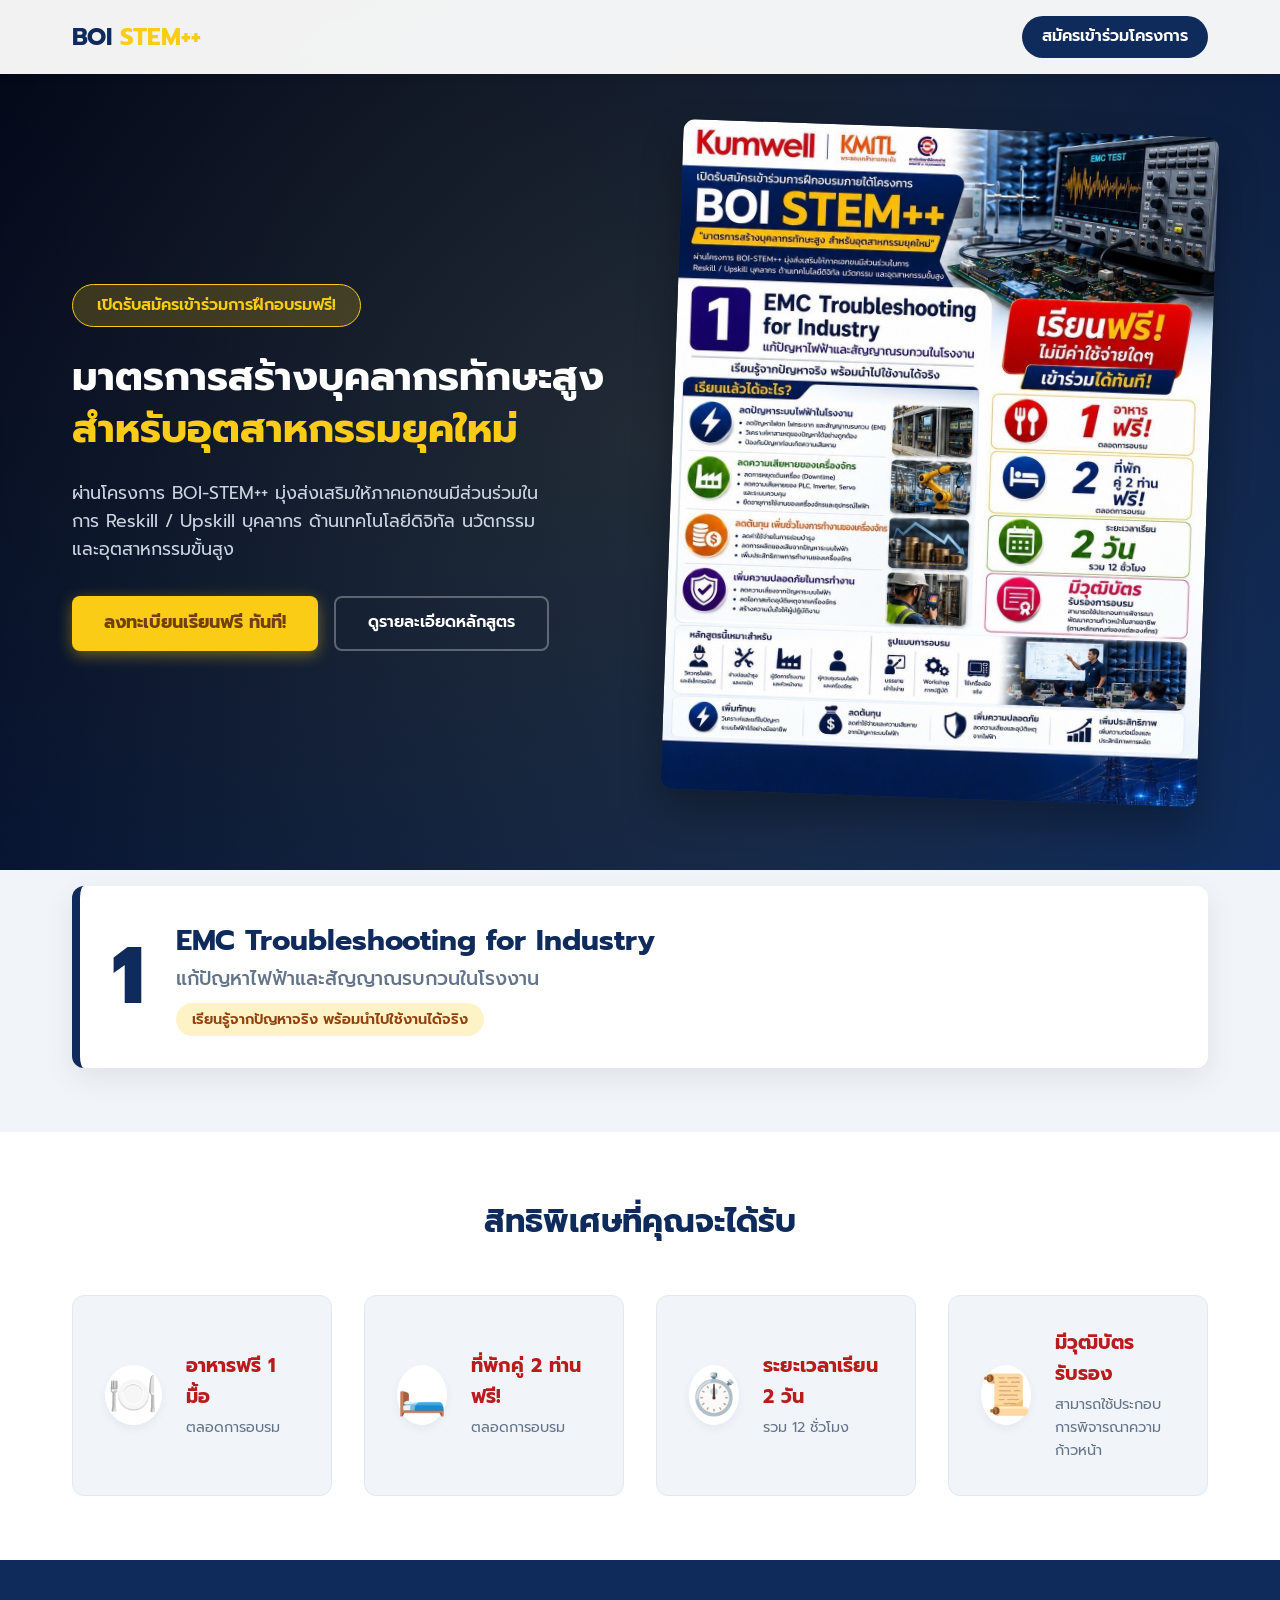
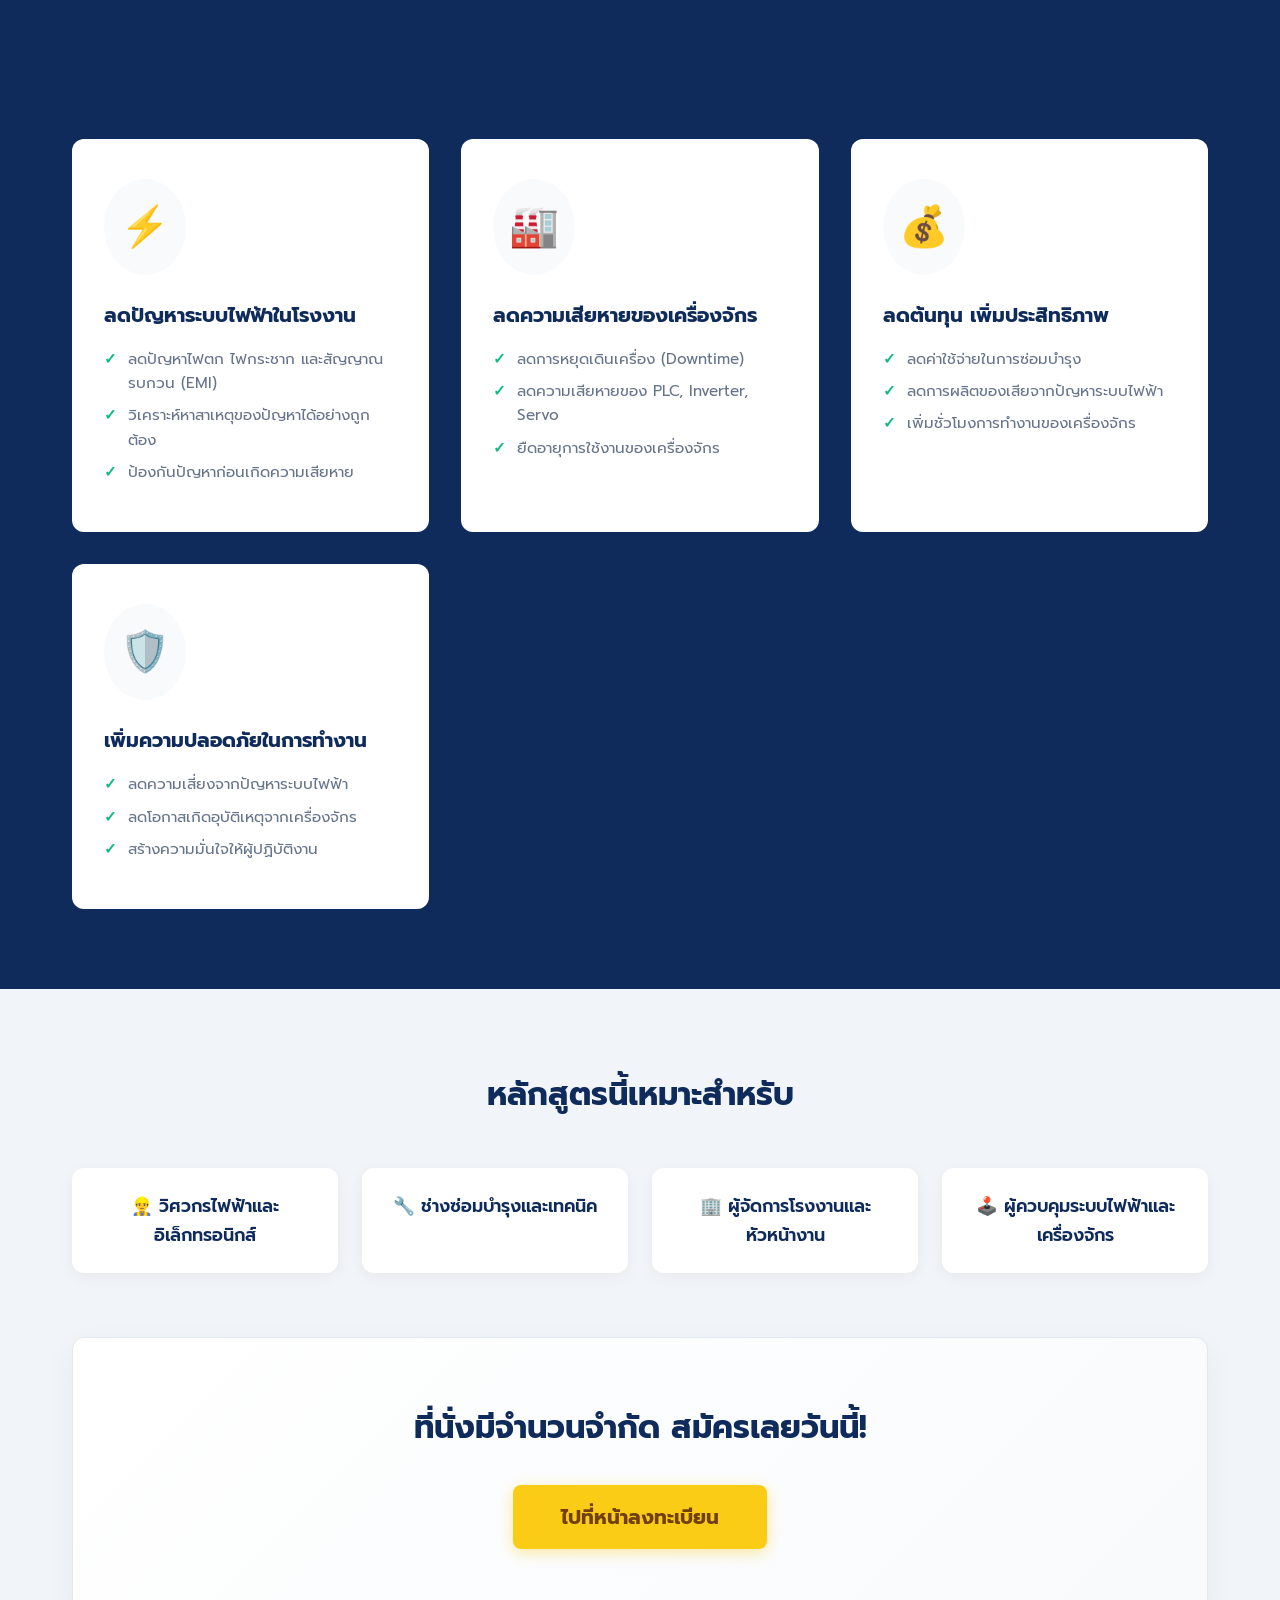
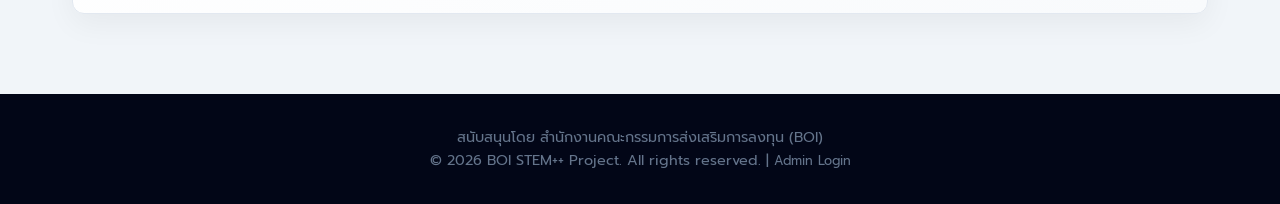
<file: registration_app/index.html>
<!DOCTYPE html>
<html lang="th">
<head>
    <meta charset="UTF-8">
    <meta name="viewport" content="width=device-width, initial-scale=1.0">
    <title>BOI STEM++ โครงการฝึกอบรมบุคลากรทักษะสูง</title>
    <link href="https://fonts.googleapis.com/css2?family=Prompt:wght@300;400;500;600;700&display=swap" rel="stylesheet">
    <link rel="stylesheet" href="home.css">
</head>
<body>
    <!-- Navbar -->
    <nav class="navbar">
        <div class="nav-container">
            <div class="logo">BOI <span>STEM++</span></div>
            <a href="register.html" class="nav-cta">สมัครเข้าร่วมโครงการ</a>
        </div>
    </nav>

    <!-- Hero Section -->
    <header class="hero">
        <div class="hero-container">
            <div class="hero-content">
                <div class="badge">เปิดรับสมัครเข้าร่วมการฝึกอบรมฟรี!</div>
                <h1>มาตรการสร้างบุคลากรทักษะสูง<br><span>สำหรับอุตสาหกรรมยุคใหม่</span></h1>
                <p>ผ่านโครงการ BOI-STEM++ มุ่งส่งเสริมให้ภาคเอกชนมีส่วนร่วมในการ Reskill / Upskill บุคลากร ด้านเทคโนโลยีดิจิทัล นวัตกรรม และอุตสาหกรรมขั้นสูง</p>
                <div class="hero-actions">
                    <a href="register.html" class="btn-primary">ลงทะเบียนเรียนฟรี ทันที!</a>
                    <a href="#details" class="btn-secondary">ดูรายละเอียดหลักสูตร</a>
                </div>
            </div>
            <div class="hero-image">
                <img src="BOI1.jpg" alt="BOI STEM++ Promotional Poster">
            </div>
        </div>
    </header>

    <!-- Course Highlight -->
    <section id="details" class="course-section">
        <div class="container">
            <div class="course-card">
                <div class="course-number">1</div>
                <div class="course-info">
                    <h2>EMC Troubleshooting for Industry</h2>
                    <h3>แก้ปัญหาไฟฟ้าและสัญญาณรบกวนในโรงงาน</h3>
                    <p>เรียนรู้จากปัญหาจริง พร้อมนำไปใช้งานได้จริง</p>
                </div>
            </div>
        </div>
    </section>

    <!-- Highlights Section (Free Stuff) -->
    <section class="perks-section">
        <div class="container">
            <h2 class="section-title">สิทธิพิเศษที่คุณจะได้รับ</h2>
            <div class="perks-grid">
                <div class="perk-card">
                    <div class="perk-icon">🍽️</div>
                    <div class="perk-text">
                        <h3>อาหารฟรี 1 มื้อ</h3>
                        <p>ตลอดการอบรม</p>
                    </div>
                </div>
                <div class="perk-card">
                    <div class="perk-icon">🛏️</div>
                    <div class="perk-text">
                        <h3>ที่พักคู่ 2 ท่าน ฟรี!</h3>
                        <p>ตลอดการอบรม</p>
                    </div>
                </div>
                <div class="perk-card">
                    <div class="perk-icon">⏱️</div>
                    <div class="perk-text">
                        <h3>ระยะเวลาเรียน 2 วัน</h3>
                        <p>รวม 12 ชั่วโมง</p>
                    </div>
                </div>
                <div class="perk-card">
                    <div class="perk-icon">📜</div>
                    <div class="perk-text">
                        <h3>มีวุฒิบัตรรับรอง</h3>
                        <p>สามารถใช้ประกอบการพิจารณาความก้าวหน้า</p>
                    </div>
                </div>
            </div>
        </div>
    </section>

    <!-- Benefits Section -->
    <section class="benefits-section">
        <div class="container">
            <h2 class="section-title text-white">เรียนแล้วได้อะไร?</h2>
            <div class="benefits-grid">
                <div class="benefit-card">
                    <div class="b-icon">⚡</div>
                    <h3>ลดปัญหาระบบไฟฟ้าในโรงงาน</h3>
                    <ul>
                        <li>ลดปัญหาไฟตก ไฟกระชาก และสัญญาณรบกวน (EMI)</li>
                        <li>วิเคราะห์หาสาเหตุของปัญหาได้อย่างถูกต้อง</li>
                        <li>ป้องกันปัญหาก่อนเกิดความเสียหาย</li>
                    </ul>
                </div>
                <div class="benefit-card">
                    <div class="b-icon">🏭</div>
                    <h3>ลดความเสียหายของเครื่องจักร</h3>
                    <ul>
                        <li>ลดการหยุดเดินเครื่อง (Downtime)</li>
                        <li>ลดความเสียหายของ PLC, Inverter, Servo</li>
                        <li>ยืดอายุการใช้งานของเครื่องจักร</li>
                    </ul>
                </div>
                <div class="benefit-card">
                    <div class="b-icon">💰</div>
                    <h3>ลดต้นทุน เพิ่มประสิทธิภาพ</h3>
                    <ul>
                        <li>ลดค่าใช้จ่ายในการซ่อมบำรุง</li>
                        <li>ลดการผลิตของเสียจากปัญหาระบบไฟฟ้า</li>
                        <li>เพิ่มชั่วโมงการทำงานของเครื่องจักร</li>
                    </ul>
                </div>
                <div class="benefit-card">
                    <div class="b-icon">🛡️</div>
                    <h3>เพิ่มความปลอดภัยในการทำงาน</h3>
                    <ul>
                        <li>ลดความเสี่ยงจากปัญหาระบบไฟฟ้า</li>
                        <li>ลดโอกาสเกิดอุบัติเหตุจากเครื่องจักร</li>
                        <li>สร้างความมั่นใจให้ผู้ปฏิบัติงาน</li>
                    </ul>
                </div>
            </div>
        </div>
    </section>

    <!-- Target Audience -->
    <section class="audience-section">
        <div class="container">
            <h2 class="section-title">หลักสูตรนี้เหมาะสำหรับ</h2>
            <div class="audience-grid">
                <div class="audience-item">👷‍♂️ วิศวกรไฟฟ้าและอิเล็กทรอนิกส์</div>
                <div class="audience-item">🔧 ช่างซ่อมบำรุงและเทคนิค</div>
                <div class="audience-item">🏢 ผู้จัดการโรงงานและหัวหน้างาน</div>
                <div class="audience-item">🕹️ ผู้ควบคุมระบบไฟฟ้าและเครื่องจักร</div>
            </div>
            
            <div class="cta-bottom">
                <h2>ที่นั่งมีจำนวนจำกัด สมัครเลยวันนี้!</h2>
                <a href="register.html" class="btn-primary large">ไปที่หน้าลงทะเบียน</a>
            </div>
        </div>
    </section>

    <footer>
        <div class="container text-center">
            <p>สนับสนุนโดย สำนักงานคณะกรรมการส่งเสริมการลงทุน (BOI)</p>
            <p>© 2026 BOI STEM++ Project. All rights reserved. | <a href="admin.html" style="color: var(--text-muted); text-decoration: none; font-size: 0.8rem;">Admin Login</a></p>
        </div>
    </footer>
</body>
</html>
</file>
<file: registration_app/home.css>
:root {
    --primary: #0f2b5b;      /* Deep Blue from BOI */
    --primary-light: #1d4ed8;
    --accent: #facc15;       /* Yellow/Gold */
    --accent-hover: #eab308;
    --text-dark: #1e293b;
    --text-light: #f8fafc;
    --text-muted: #64748b;
    --bg-light: #f1f5f9;
    --white: #ffffff;
    --radius: 12px;
    --transition: all 0.3s ease;
}

* {
    margin: 0;
    padding: 0;
    box-sizing: border-box;
}

html {
    scroll-behavior: smooth;
}

body {
    font-family: 'Prompt', sans-serif;
    color: var(--text-dark);
    line-height: 1.6;
    background-color: var(--bg-light);
}

.container {
    max-width: 1200px;
    margin: 0 auto;
    padding: 0 2rem;
}

.text-center { text-align: center; }
.text-white { color: var(--white); }

/* Navbar */
.navbar {
    background-color: rgba(255, 255, 255, 0.95);
    backdrop-filter: blur(10px);
    position: fixed;
    width: 100%;
    top: 0;
    z-index: 100;
    box-shadow: 0 2px 10px rgba(0,0,0,0.05);
}

.nav-container {
    max-width: 1200px;
    margin: 0 auto;
    padding: 1rem 2rem;
    display: flex;
    justify-content: space-between;
    align-items: center;
}

.logo {
    font-size: 1.5rem;
    font-weight: 700;
    color: var(--primary);
}

.logo span {
    color: var(--accent);
}

.nav-cta {
    background-color: var(--primary);
    color: var(--white);
    padding: 0.5rem 1.25rem;
    border-radius: 99px;
    text-decoration: none;
    font-weight: 600;
    transition: var(--transition);
}

.nav-cta:hover {
    background-color: var(--primary-light);
    transform: translateY(-2px);
}

/* Hero Section */
.hero {
    background: linear-gradient(135deg, #020617 0%, var(--primary) 100%);
    color: var(--white);
    padding: 8rem 0 4rem;
    position: relative;
    overflow: hidden;
}

.hero::before {
    content: '';
    position: absolute;
    top: -50%; left: -50%;
    width: 200%; height: 200%;
    background: radial-gradient(circle, rgba(250,204,21,0.1) 0%, rgba(0,0,0,0) 50%);
    z-index: 0;
}

.hero-container {
    max-width: 1200px;
    margin: 0 auto;
    padding: 0 2rem;
    display: grid;
    grid-template-columns: 1fr 1fr;
    gap: 4rem;
    align-items: center;
    position: relative;
    z-index: 1;
}

.badge {
    display: inline-block;
    background-color: rgba(250, 204, 21, 0.2);
    color: var(--accent);
    padding: 0.5rem 1.5rem;
    border-radius: 99px;
    font-weight: 600;
    margin-bottom: 1.5rem;
    border: 1px solid var(--accent);
}

.hero h1 {
    font-size: 2.5rem;
    line-height: 1.3;
    margin-bottom: 1.5rem;
}

.hero h1 span {
    color: var(--accent);
}

.hero p {
    font-size: 1.1rem;
    color: #cbd5e1;
    margin-bottom: 2rem;
    max-width: 90%;
}

.hero-actions {
    display: flex;
    gap: 1rem;
}

.btn-primary {
    background-color: var(--accent);
    color: #713f12; /* Dark brown/gold */
    padding: 0.8rem 2rem;
    border-radius: 8px;
    text-decoration: none;
    font-weight: 700;
    font-size: 1.1rem;
    transition: var(--transition);
    box-shadow: 0 4px 15px rgba(250, 204, 21, 0.4);
    display: inline-block;
    text-align: center;
}

.btn-primary:hover {
    background-color: var(--accent-hover);
    transform: translateY(-3px);
    box-shadow: 0 6px 20px rgba(250, 204, 21, 0.6);
}

.btn-secondary {
    background-color: transparent;
    color: var(--white);
    padding: 0.8rem 2rem;
    border-radius: 8px;
    text-decoration: none;
    font-weight: 600;
    border: 2px solid rgba(255,255,255,0.3);
    transition: var(--transition);
}

.btn-secondary:hover {
    border-color: var(--white);
    background-color: rgba(255,255,255,0.1);
}

.hero-image img {
    width: 100%;
    border-radius: var(--radius);
    box-shadow: 0 20px 40px rgba(0,0,0,0.3);
    transform: rotate(2deg);
    transition: var(--transition);
}

.hero-image img:hover {
    transform: rotate(0deg) scale(1.02);
}

/* Course Highlight */
.course-section {
    padding: 4rem 0;
    margin-top: -3rem;
    position: relative;
    z-index: 10;
}

.course-card {
    background: var(--white);
    border-radius: var(--radius);
    box-shadow: 0 10px 30px rgba(0,0,0,0.08);
    display: flex;
    align-items: center;
    padding: 2rem;
    gap: 2rem;
    border-left: 8px solid var(--primary);
}

.course-number {
    font-size: 5rem;
    font-weight: 800;
    color: var(--primary);
    line-height: 1;
}

.course-info h2 {
    color: var(--primary);
    font-size: 1.8rem;
}

.course-info h3 {
    color: var(--text-muted);
    font-weight: 500;
    font-size: 1.2rem;
    margin-bottom: 0.5rem;
}

.course-info p {
    background: #fef3c7;
    color: #92400e;
    display: inline-block;
    padding: 0.3rem 1rem;
    border-radius: 99px;
    font-weight: 600;
    font-size: 0.9rem;
}

/* Section Common */
.section-title {
    text-align: center;
    font-size: 2rem;
    color: var(--primary);
    margin-bottom: 3rem;
}

/* Perks Section */
.perks-section {
    padding: 4rem 0;
    background: var(--white);
}

.perks-grid {
    display: grid;
    grid-template-columns: repeat(auto-fit, minmax(250px, 1fr));
    gap: 2rem;
}

.perk-card {
    background: var(--bg-light);
    border-radius: var(--radius);
    padding: 2rem;
    display: flex;
    align-items: center;
    gap: 1.5rem;
    transition: var(--transition);
    border: 1px solid #e2e8f0;
}

.perk-card:hover {
    transform: translateY(-5px);
    box-shadow: 0 10px 25px rgba(0,0,0,0.05);
    border-color: var(--accent);
}

.perk-icon {
    font-size: 2.5rem;
    background: var(--white);
    width: 60px; height: 60px;
    display: flex; align-items: center; justify-content: center;
    border-radius: 50%;
    box-shadow: 0 4px 10px rgba(0,0,0,0.05);
}

.perk-text h3 {
    color: #b91c1c; /* Red text for emphasis like in poster */
    font-size: 1.2rem;
    margin-bottom: 0.25rem;
}

.perk-text p {
    color: var(--text-muted);
    font-size: 0.9rem;
}

/* Benefits */
.benefits-section {
    padding: 5rem 0;
    background: var(--primary);
}

.benefits-grid {
    display: grid;
    grid-template-columns: repeat(auto-fit, minmax(280px, 1fr));
    gap: 2rem;
}

.benefit-card {
    background: var(--white);
    border-radius: var(--radius);
    padding: 2.5rem 2rem;
    transition: var(--transition);
}

.benefit-card:hover {
    transform: translateY(-5px);
}

.b-icon {
    font-size: 2.5rem;
    margin-bottom: 1.5rem;
    display: inline-block;
    padding: 1rem;
    background: #f8fafc;
    border-radius: 50%;
}

.benefit-card h3 {
    color: var(--primary);
    margin-bottom: 1rem;
    font-size: 1.25rem;
}

.benefit-card ul {
    list-style: none;
}

.benefit-card li {
    position: relative;
    padding-left: 1.5rem;
    margin-bottom: 0.5rem;
    font-size: 0.95rem;
    color: var(--text-muted);
}

.benefit-card li::before {
    content: '✓';
    position: absolute;
    left: 0;
    color: #10b981;
    font-weight: bold;
}

/* Audience Section */
.audience-section {
    padding: 5rem 0;
    background: var(--bg-light);
}

.audience-grid {
    display: grid;
    grid-template-columns: repeat(auto-fit, minmax(250px, 1fr));
    gap: 1.5rem;
    margin-bottom: 4rem;
}

.audience-item {
    background: var(--white);
    padding: 1.5rem;
    text-align: center;
    border-radius: var(--radius);
    font-weight: 600;
    color: var(--primary);
    box-shadow: 0 4px 15px rgba(0,0,0,0.05);
    font-size: 1.1rem;
}

.cta-bottom {
    text-align: center;
    background: linear-gradient(135deg, var(--white), #f8fafc);
    padding: 4rem 2rem;
    border-radius: var(--radius);
    box-shadow: 0 10px 30px rgba(0,0,0,0.05);
    border: 1px solid #e2e8f0;
}

.cta-bottom h2 {
    color: var(--primary);
    margin-bottom: 2rem;
    font-size: 2rem;
}

.btn-primary.large {
    font-size: 1.25rem;
    padding: 1rem 3rem;
}

/* Footer */
footer {
    background: #020617;
    color: var(--text-muted);
    padding: 2rem 0;
    font-size: 0.9rem;
}

/* Responsive */
@media (max-width: 900px) {
    .hero-container {
        grid-template-columns: 1fr;
        text-align: center;
    }
    
    .hero-actions {
        justify-content: center;
    }
    
    .hero-image img {
        transform: none;
    }
    
    .course-card {
        flex-direction: column;
        text-align: center;
        gap: 1rem;
    }
}

@media (max-width: 600px) {
    .hero h1 { font-size: 2rem; }
    .hero-actions { flex-direction: column; }
    .btn-secondary { width: 100%; }
}
</file>
